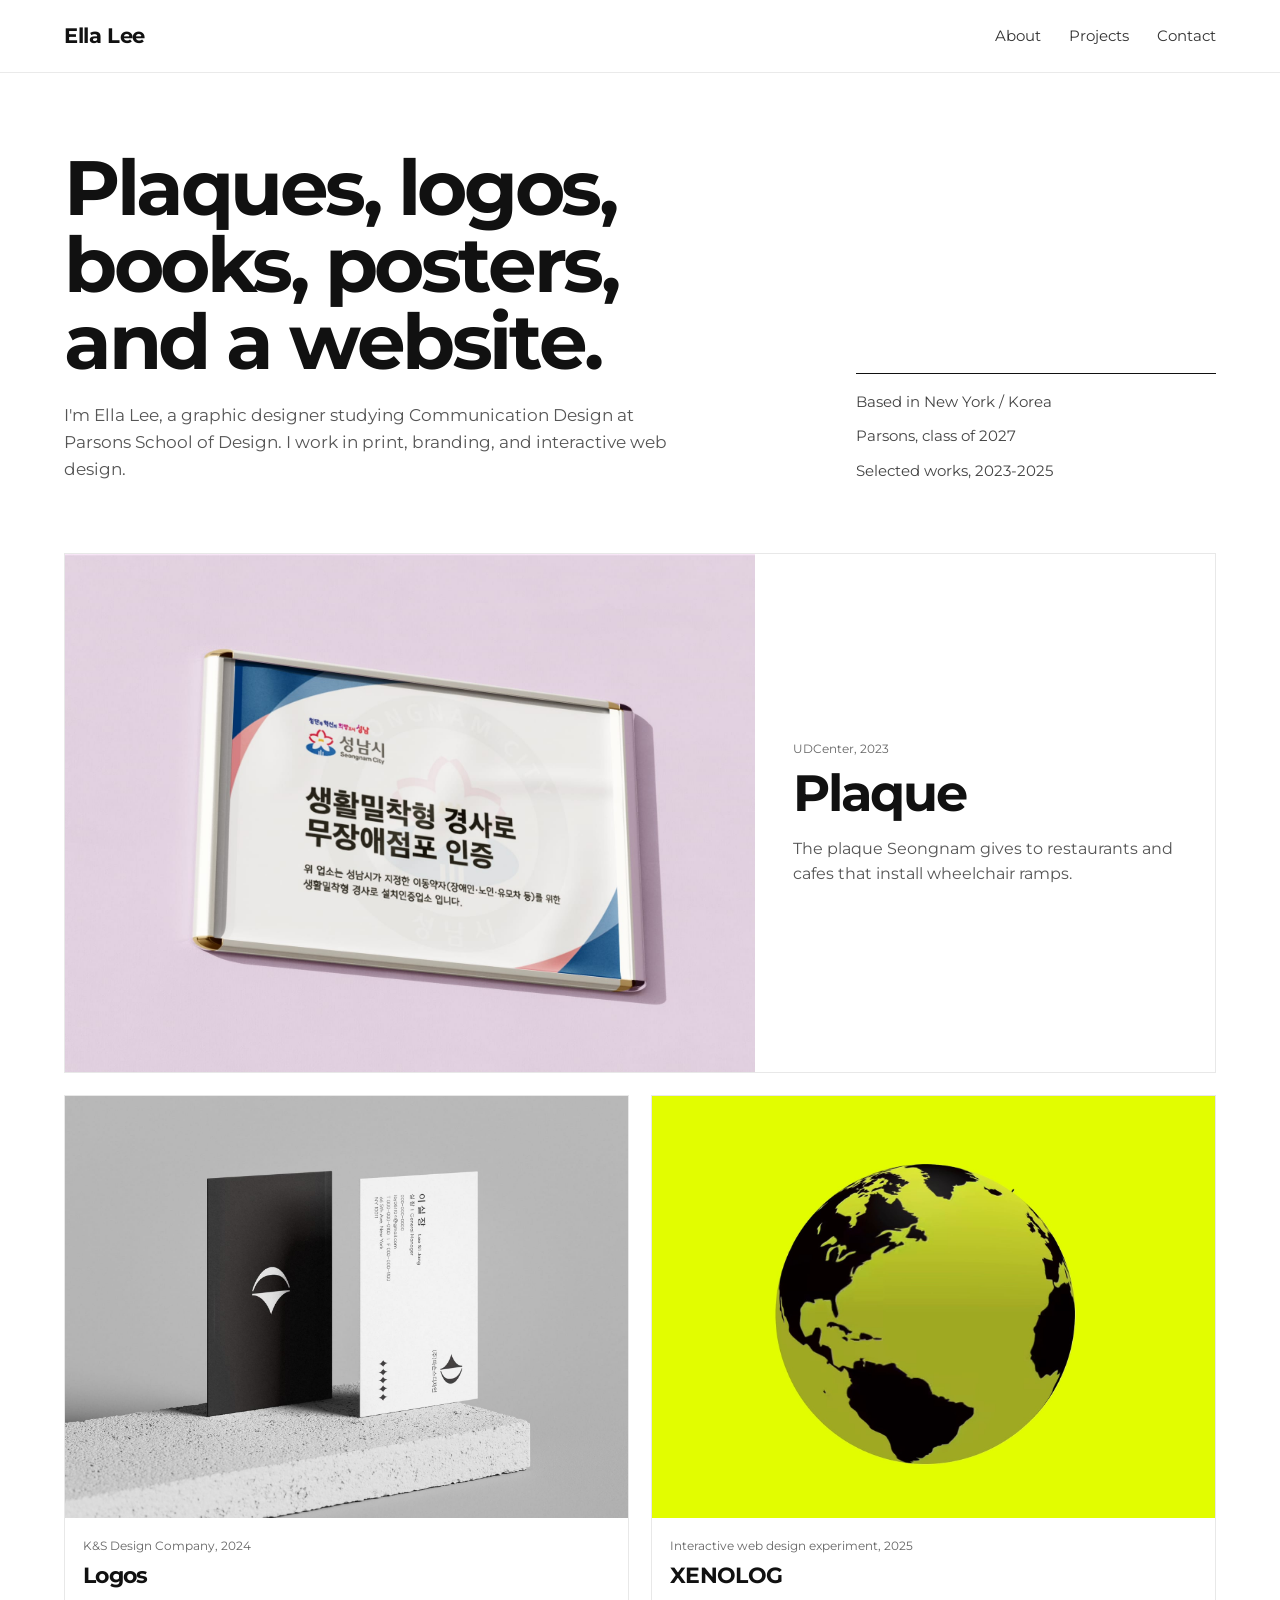
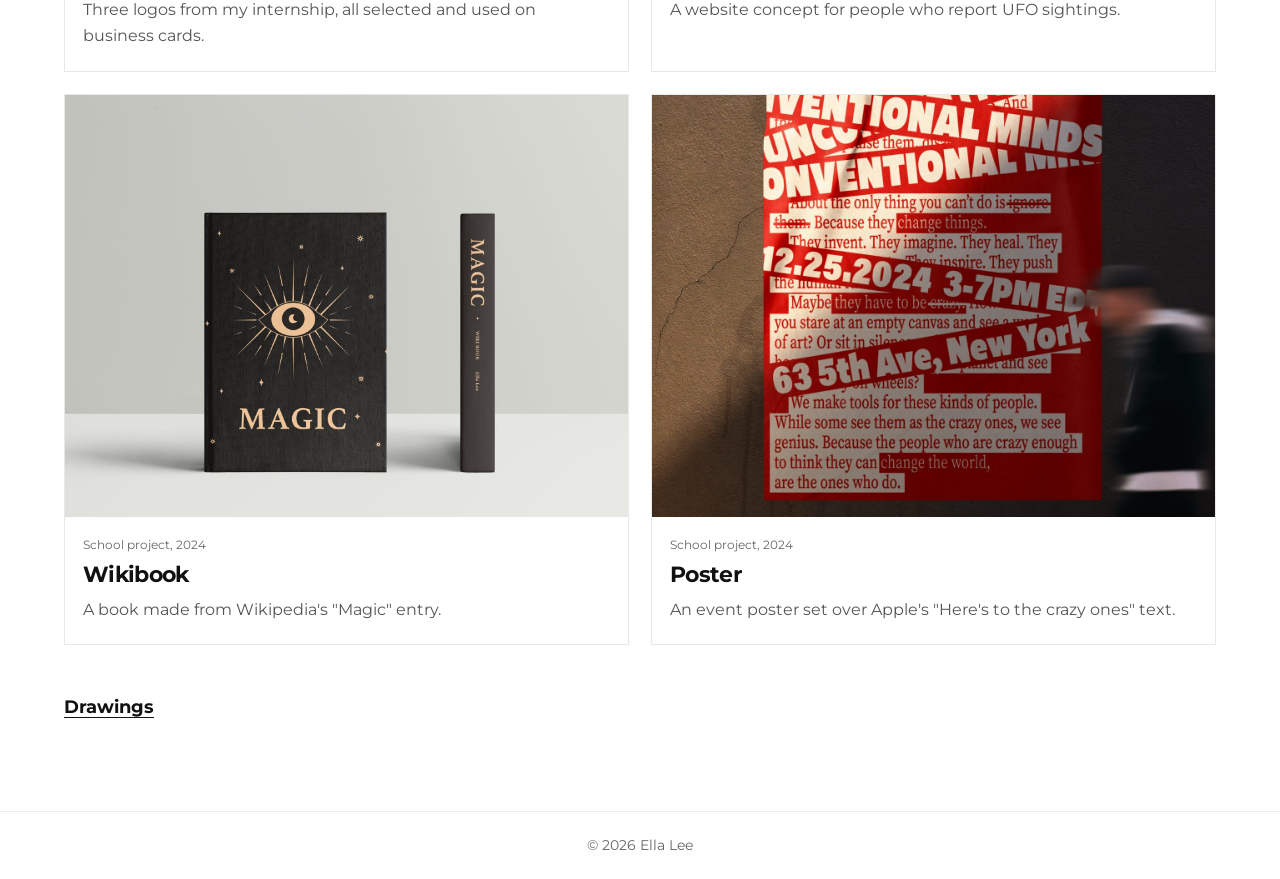
<file: index.html>
<!DOCTYPE html>
<html lang="en">
<head>
  <meta charset="UTF-8">
  <meta name="viewport" content="width=device-width, initial-scale=1">
  <title>Ella Lee, Graphic Designer</title>
  <meta name="description" content="Ella Lee is a graphic designer working in print, branding, and interactive web design, studying Communication Design at Parsons School of Design.">
  <link href="https://fonts.googleapis.com/css?family=Montserrat:400,700&display=swap" rel="stylesheet">
  <link href="style.css" rel="stylesheet">
</head>
<body>
  <nav>
    <div class="container">
      <a class="logo" href="index.html">Ella Lee</a>
      <ul>
        <li><a href="about.html">About</a></li>
        <li><a href="index.html">Projects</a></li>
        <li><a href="contact.html">Contact</a></li>
      </ul>
    </div>
  </nav>
  <main>
    <section class="hero">
      <div class="container hero-inner">
        <div>
          <h1>Plaques, logos, books, posters, and a website.</h1>
          <p>I'm Ella Lee, a graphic designer studying Communication Design at Parsons School of Design. I work in print, branding, and interactive web design.</p>
        </div>
        <div class="hero-meta">
          <div>Based in New York / Korea</div>
          <div>Parsons, class of 2027</div>
          <div>Selected works, 2023-2025</div>
        </div>
      </div>
    </section>
    <section>
      <div class="container">
        <a class="featured-card" href="Signboard.html">
          <img src="images/plaque-mockup.jpg" alt="Framed Seongnam City accessibility plaque on a wall">
          <div class="featured-content">
            <span class="category">UDCenter, 2023</span>
            <h2>Plaque</h2>
            <p>The plaque Seongnam gives to restaurants and cafes that install wheelchair ramps.</p>
          </div>
        </a>
        <div class="project-grid">
          <a class="project-card" href="logos.html">
            <img src="images/business-cards.jpg" alt="Business card mockup with the Haedam logo" loading="lazy">
            <div class="project-info">
              <span class="category">K&amp;S Design Company, 2024</span>
              <h2>Logos</h2>
              <p>Three logos from my internship, all selected and used on business cards.</p>
            </div>
          </a>
          <a class="project-card" href="xenolog.html">
            <img src="images/xenolog-card.jpg" alt="XENOLOG globe, black on bright yellow" loading="lazy">
            <div class="project-info">
              <span class="category">Interactive web design experiment, 2025</span>
              <h2>XENOLOG</h2>
              <p>A website concept for people who report UFO sightings.</p>
            </div>
          </a>
          <a class="project-card" href="book1.html">
            <img src="images/book-hero.jpg" alt="Black hardcover book titled Magic with a gold eye on the cover" loading="lazy">
            <div class="project-info">
              <span class="category">School project, 2024</span>
              <h2>Wikibook</h2>
              <p>A book made from Wikipedia's "Magic" entry.</p>
            </div>
          </a>
          <a class="project-card" href="poster1.html">
            <img src="images/poster-mockup.jpg" alt="Red and white Unconventional Minds poster on a wall" loading="lazy">
            <div class="project-info">
              <span class="category">School project, 2024</span>
              <h2>Poster</h2>
              <p>An event poster set over Apple's "Here's to the crazy ones" text.</p>
            </div>
          </a>
        </div>
        <a class="more-link" href="drawings.html">Drawings</a>
      </div>
    </section>
  </main>
  <footer>
    <div class="container">&copy; 2026 Ella Lee</div>
  </footer>
</body>
</html>
</file>
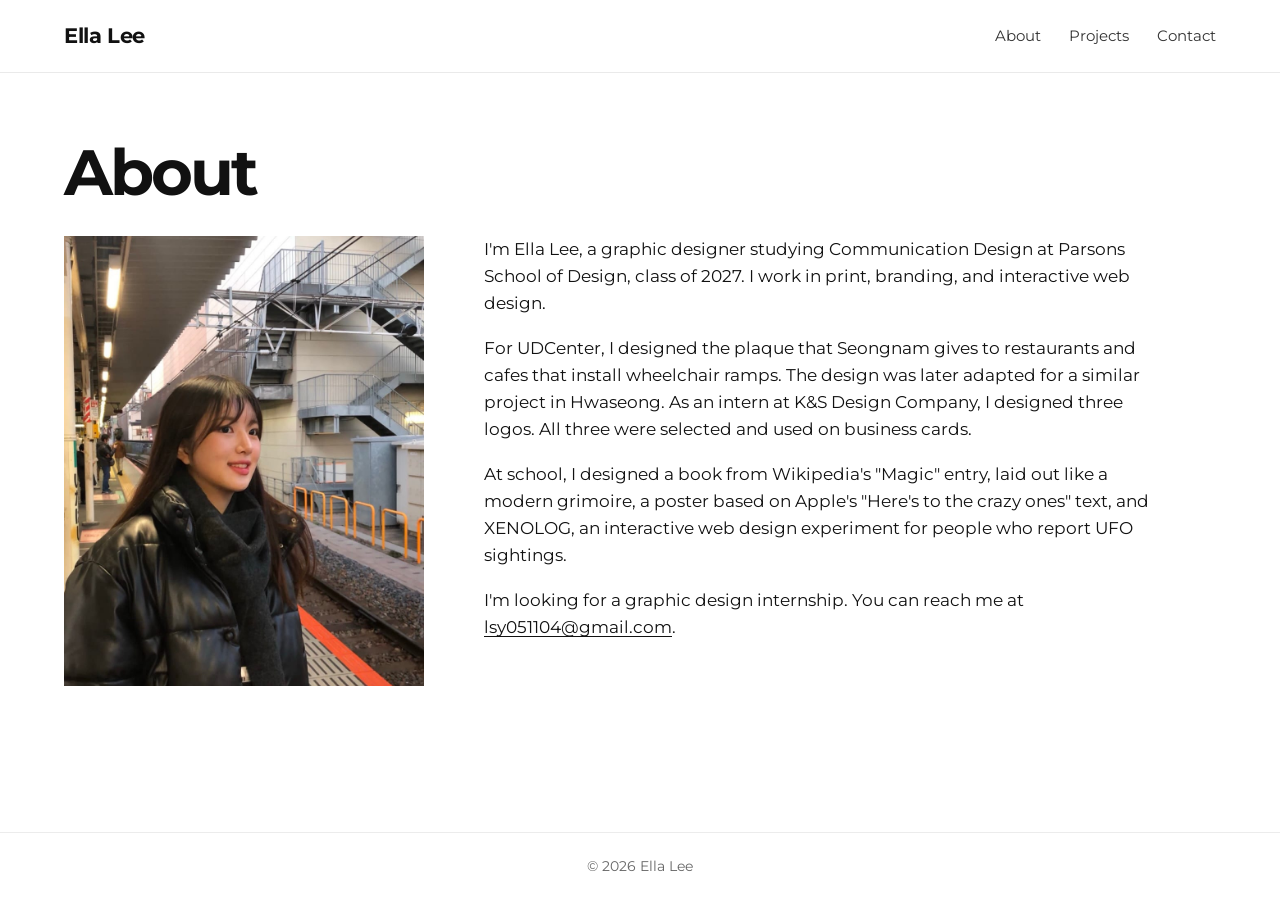
<file: about.html>
<!DOCTYPE html>
<html lang="en">
<head>
  <meta charset="UTF-8">
  <meta name="viewport" content="width=device-width, initial-scale=1">
  <title>About | Ella Lee</title>
  <meta name="description" content="About Ella Lee, graphic designer and Communication Design student at Parsons School of Design.">
  <link href="https://fonts.googleapis.com/css?family=Montserrat:400,700&display=swap" rel="stylesheet">
  <link href="style.css" rel="stylesheet">
</head>
<body>
  <nav>
    <div class="container">
      <a class="logo" href="index.html">Ella Lee</a>
      <ul>
        <li><a href="about.html">About</a></li>
        <li><a href="index.html">Projects</a></li>
        <li><a href="contact.html">Contact</a></li>
      </ul>
    </div>
  </nav>
  <main>
    <section class="page">
      <div class="container">
        <h1>About</h1>
        <div class="about">
          <img src="images/profile.jpg" alt="Ella Lee on a train platform">
          <div class="bio">
            <p>I'm Ella Lee, a graphic designer studying Communication Design at Parsons School of Design, class of 2027. I work in print, branding, and interactive web design.</p>
            <p>For UDCenter, I designed the plaque that Seongnam gives to restaurants and cafes that install wheelchair ramps. The design was later adapted for a similar project in Hwaseong. As an intern at K&amp;S Design Company, I designed three logos. All three were selected and used on business cards.</p>
            <p>At school, I designed a book from Wikipedia's "Magic" entry, laid out like a modern grimoire, a poster based on Apple's "Here's to the crazy ones" text, and XENOLOG, an interactive web design experiment for people who report UFO sightings.</p>
            <p>I'm looking for a graphic design internship. You can reach me at <a class="text-link" href="mailto:lsy051104@gmail.com">lsy051104@gmail.com</a>.</p>
          </div>
        </div>
      </div>
    </section>
  </main>
  <footer>
    <div class="container">&copy; 2026 Ella Lee</div>
  </footer>
</body>
</html>
</file>
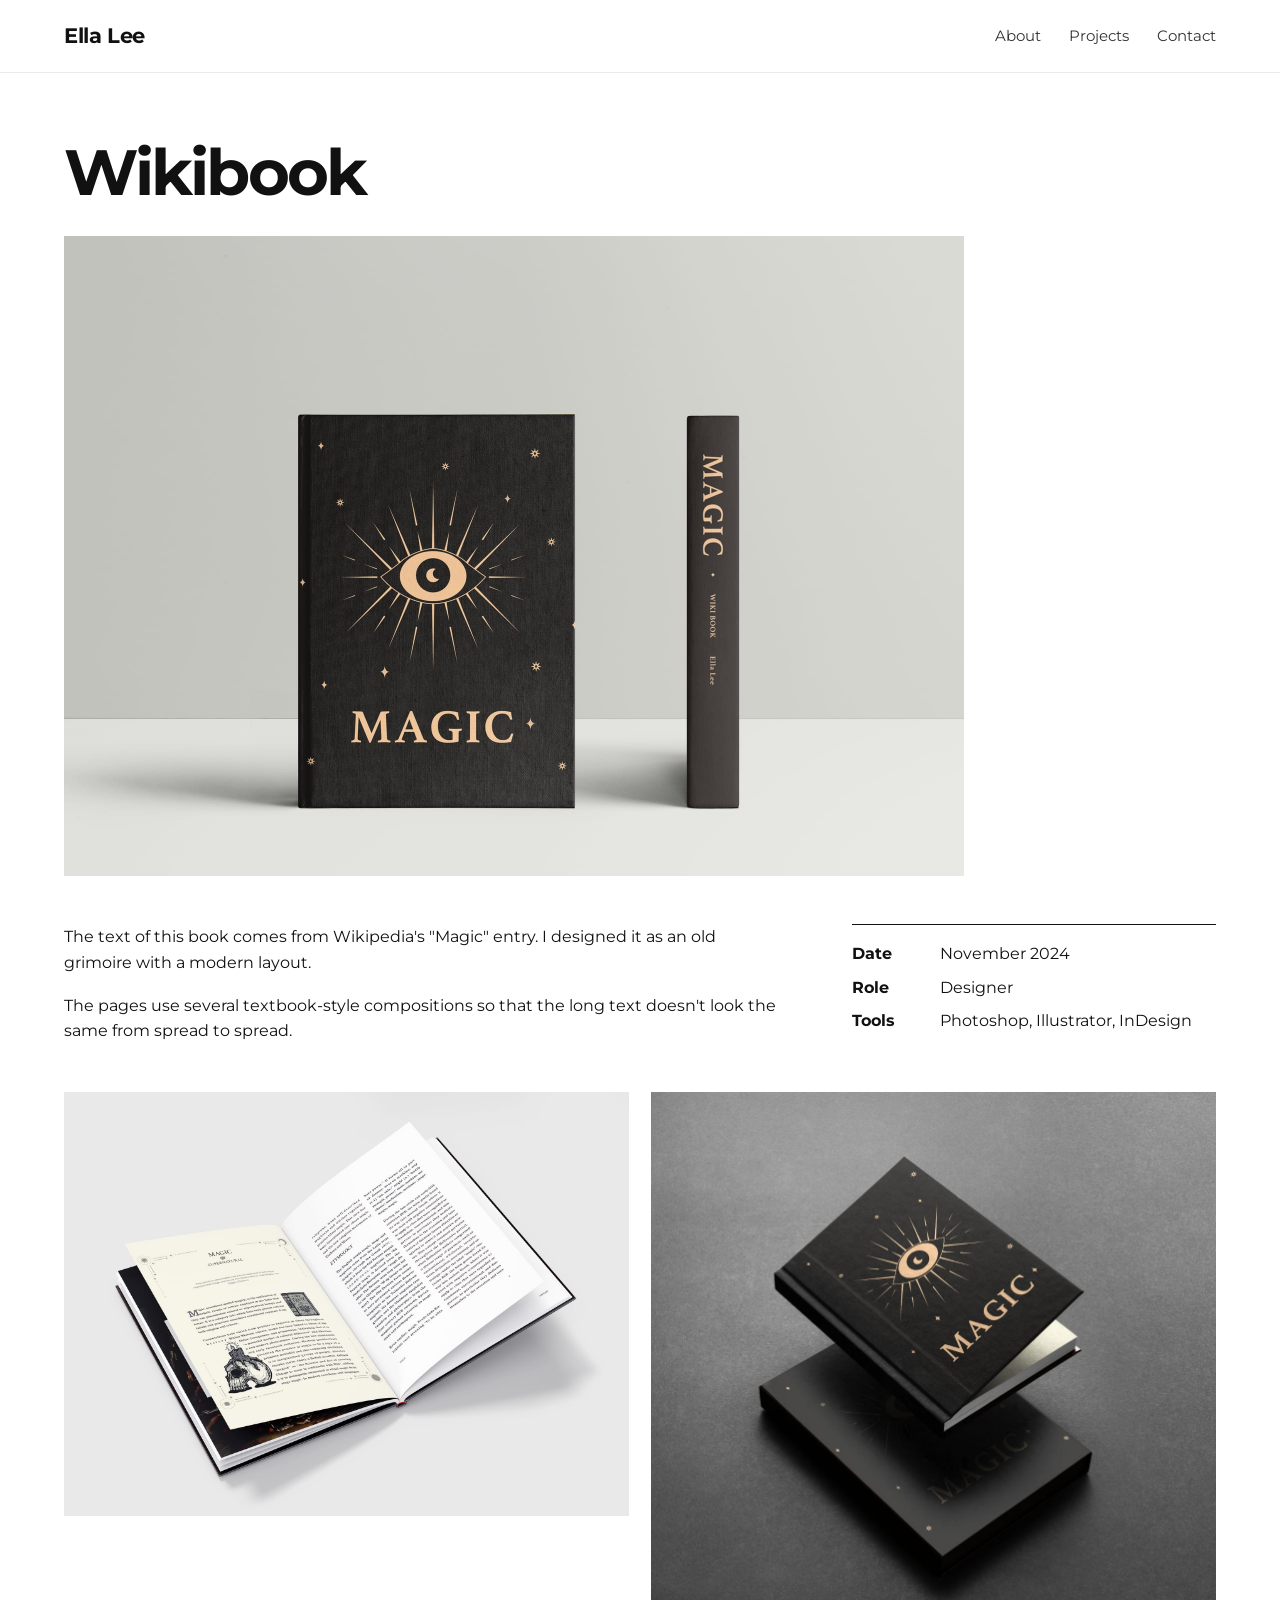
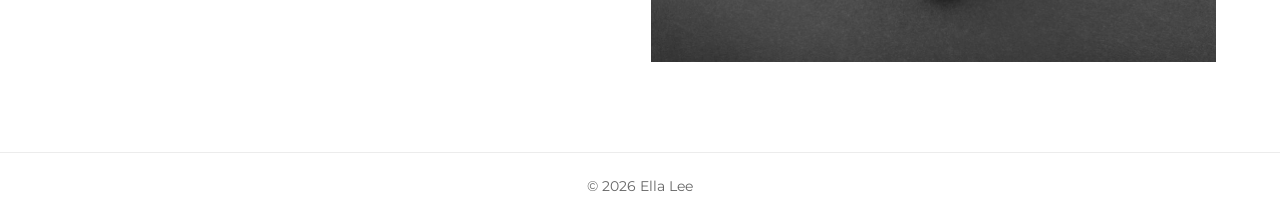
<file: book1.html>
<!DOCTYPE html>
<html lang="en">
<head>
  <meta charset="UTF-8">
  <meta name="viewport" content="width=device-width, initial-scale=1">
  <title>Wikibook | Ella Lee</title>
  <meta name="description" content="Book design by Ella Lee based on the Wikipedia entry for Magic.">
  <link href="https://fonts.googleapis.com/css?family=Montserrat:400,700&display=swap" rel="stylesheet">
  <link href="style.css" rel="stylesheet">
</head>
<body>
  <nav>
    <div class="container">
      <a class="logo" href="index.html">Ella Lee</a>
      <ul>
        <li><a href="about.html">About</a></li>
        <li><a href="index.html">Projects</a></li>
        <li><a href="contact.html">Contact</a></li>
      </ul>
    </div>
  </nav>
  <main>
    <article class="page">
      <div class="container">
        <h1>Wikibook</h1>
        <img class="narrow" src="images/book-hero.jpg" alt="Front cover and spine of the Magic book">
        <div class="project-body">
          <div>
            <p>The text of this book comes from Wikipedia's "Magic" entry. I designed it as an old grimoire with a modern layout.</p>
            <p>The pages use several textbook-style compositions so that the long text doesn't look the same from spread to spread.</p>
          </div>
          <dl class="details">
            <dt>Date</dt><dd>November 2024</dd>
            <dt>Role</dt><dd>Designer</dd>
            <dt>Tools</dt><dd>Photoshop, Illustrator, InDesign</dd>
          </dl>
        </div>
        <div class="gallery two">
          <img src="images/book-spread.jpg" alt="Open spread of the Magic book with engraved illustrations">
          <img src="images/book-cover.jpg" alt="Magic book cover seen from an angle">
        </div>
      </div>
    </article>
  </main>
  <footer>
    <div class="container">&copy; 2026 Ella Lee</div>
  </footer>
</body>
</html>
</file>
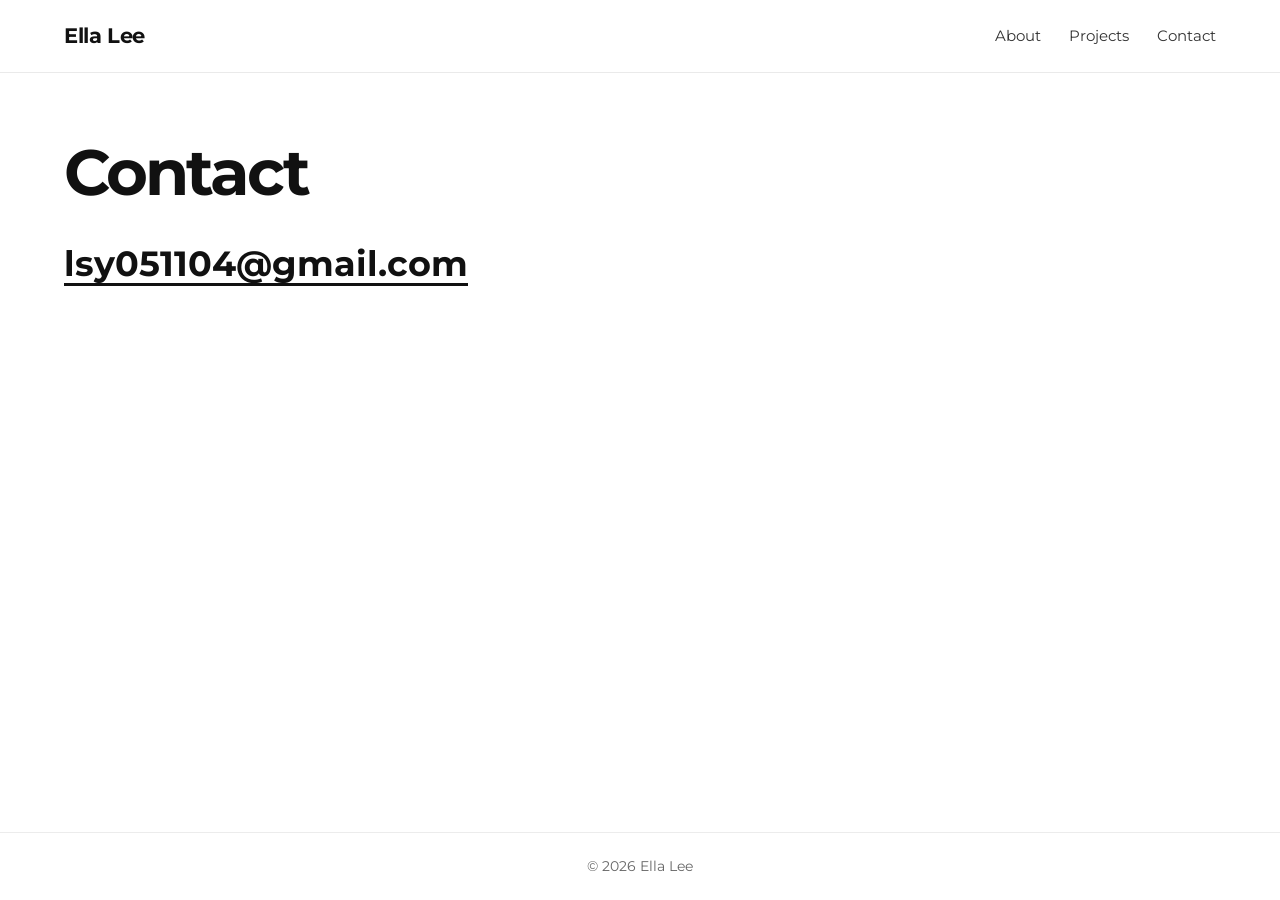
<file: contact.html>
<!DOCTYPE html>
<html lang="en">
<head>
  <meta charset="UTF-8">
  <meta name="viewport" content="width=device-width, initial-scale=1">
  <title>Contact | Ella Lee</title>
  <meta name="description" content="Contact Ella Lee, graphic designer.">
  <link href="https://fonts.googleapis.com/css?family=Montserrat:400,700&display=swap" rel="stylesheet">
  <link href="style.css" rel="stylesheet">
</head>
<body>
  <nav>
    <div class="container">
      <a class="logo" href="index.html">Ella Lee</a>
      <ul>
        <li><a href="about.html">About</a></li>
        <li><a href="index.html">Projects</a></li>
        <li><a href="contact.html">Contact</a></li>
      </ul>
    </div>
  </nav>
  <main>
    <section class="page">
      <div class="container">
        <h1>Contact</h1>
        <p><a class="text-link email" href="mailto:lsy051104@gmail.com">lsy051104@gmail.com</a></p>
      </div>
    </section>
  </main>
  <footer>
    <div class="container">&copy; 2026 Ella Lee</div>
  </footer>
</body>
</html>
</file>
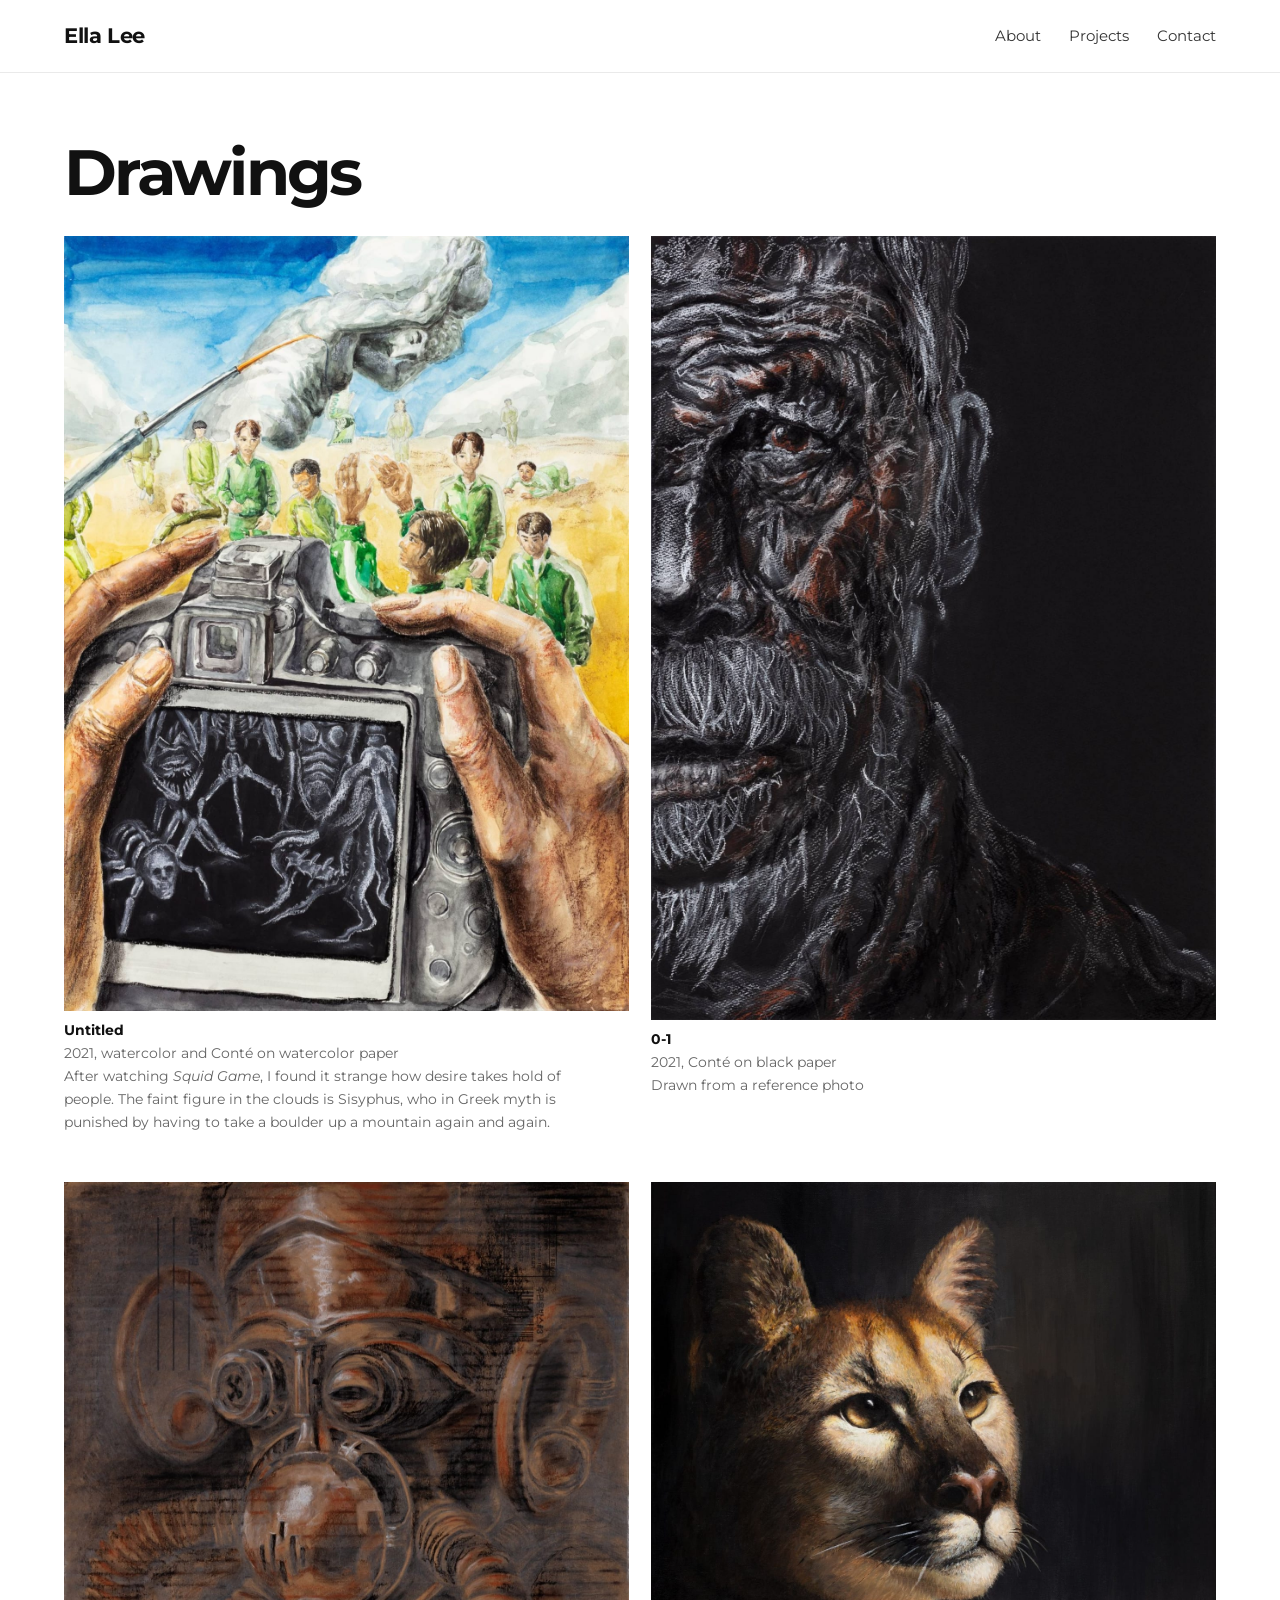
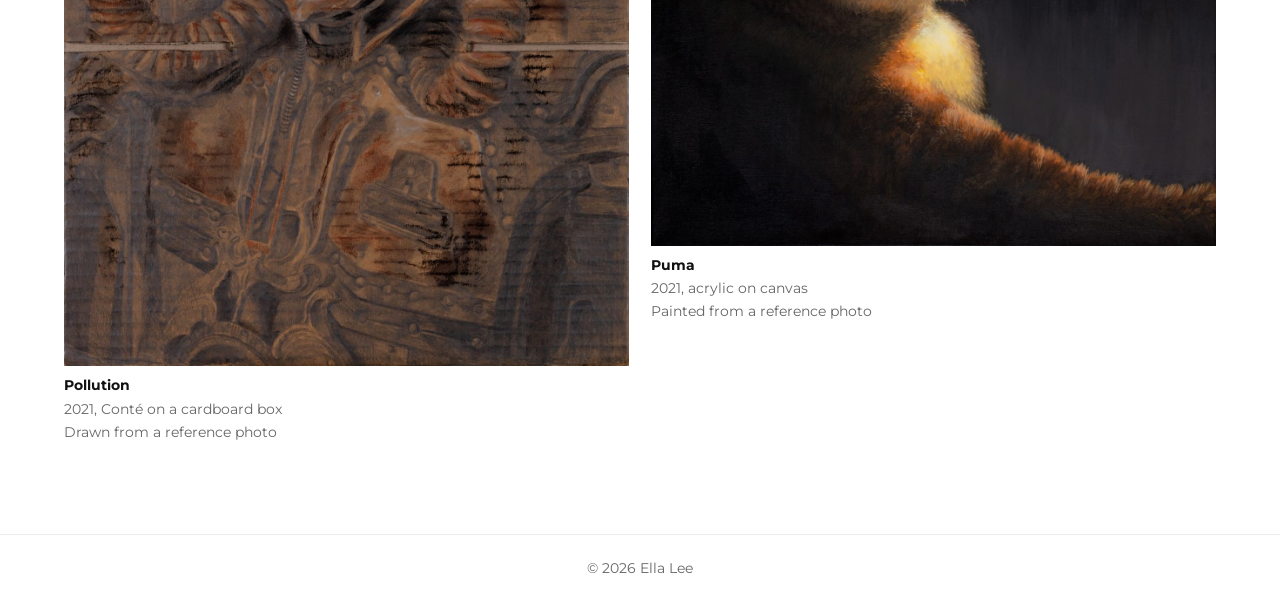
<file: drawings.html>
<!DOCTYPE html>
<html lang="en">
<head>
  <meta charset="UTF-8">
  <meta name="viewport" content="width=device-width, initial-scale=1">
  <title>Drawings | Ella Lee</title>
  <meta name="description" content="Drawings and paintings by Ella Lee.">
  <link href="https://fonts.googleapis.com/css?family=Montserrat:400,700&display=swap" rel="stylesheet">
  <link href="style.css" rel="stylesheet">
</head>
<body>
  <nav>
    <div class="container">
      <a class="logo" href="index.html">Ella Lee</a>
      <ul>
        <li><a href="about.html">About</a></li>
        <li><a href="index.html">Projects</a></li>
        <li><a href="contact.html">Contact</a></li>
      </ul>
    </div>
  </nav>
  <main>
    <article class="page">
      <div class="container">
        <h1>Drawings</h1>
        <div class="gallery two drawings">
          <figure>
            <img src="images/drawing-camera.jpg" alt="Hands holding a camera in front of people in green tracksuits, with a pale stone figure in the sky">
            <figcaption><strong>Untitled</strong><br>2021, watercolor and Conté on watercolor paper<br>After watching <em>Squid Game</em>, I found it strange how desire takes hold of people. The faint figure in the clouds is Sisyphus, who in Greek myth is punished by having to take a boulder up a mountain again and again.</figcaption>
          </figure>
          <figure>
            <img src="images/drawing-portrait.jpg" alt="Half of an old face drawn in white and red on black">
            <figcaption><strong>0-1</strong><br>2021, Conté on black paper<br>Drawn from a reference photo</figcaption>
          </figure>
          <figure>
            <img src="images/drawing-pollution.jpg" alt="Figure in a mechanical mask with tubes, drawn on a cardboard box">
            <figcaption><strong>Pollution</strong><br>2021, Conté on a cardboard box<br>Drawn from a reference photo</figcaption>
          </figure>
          <figure>
            <img src="images/drawing-puma.jpg" alt="Puma looking up, lit from one side">
            <figcaption><strong>Puma</strong><br>2021, acrylic on canvas<br>Painted from a reference photo</figcaption>
          </figure>
        </div>
      </div>
    </article>
  </main>
  <footer>
    <div class="container">&copy; 2026 Ella Lee</div>
  </footer>
</body>
</html>
</file>
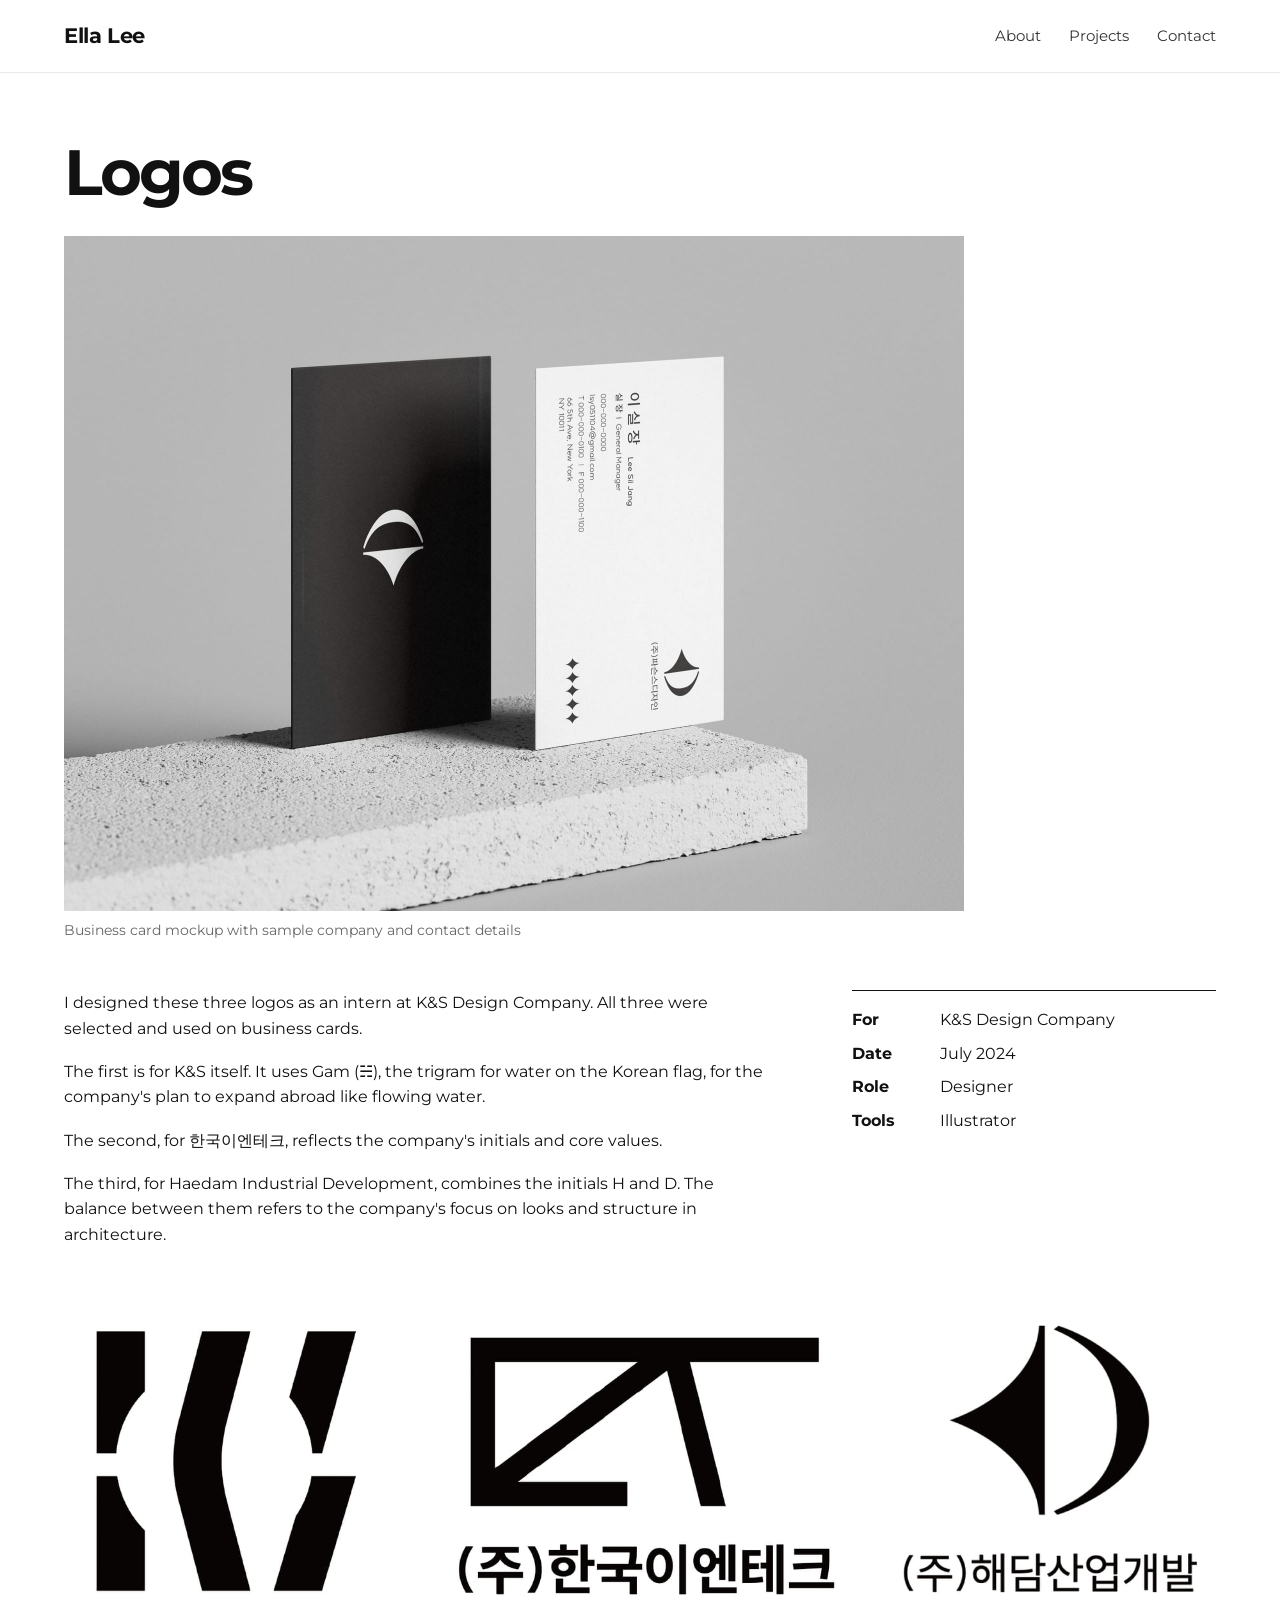
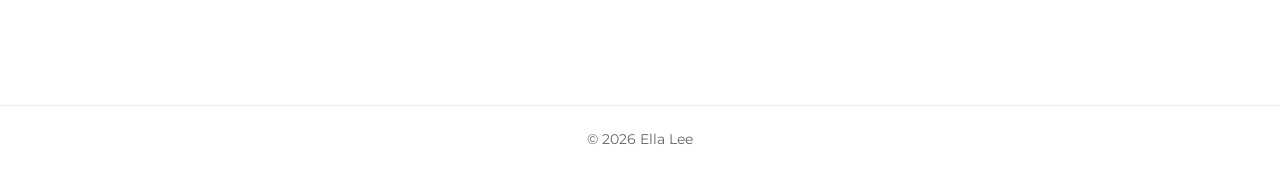
<file: logos.html>
<!DOCTYPE html>
<html lang="en">
<head>
  <meta charset="UTF-8">
  <meta name="viewport" content="width=device-width, initial-scale=1">
  <title>Logos | Ella Lee</title>
  <meta name="description" content="Three logos designed by Ella Lee as an intern at K&amp;S Design Company.">
  <link href="https://fonts.googleapis.com/css?family=Montserrat:400,700&display=swap" rel="stylesheet">
  <link href="style.css" rel="stylesheet">
</head>
<body>
  <nav>
    <div class="container">
      <a class="logo" href="index.html">Ella Lee</a>
      <ul>
        <li><a href="about.html">About</a></li>
        <li><a href="index.html">Projects</a></li>
        <li><a href="contact.html">Contact</a></li>
      </ul>
    </div>
  </nav>
  <main>
    <article class="page">
      <div class="container">
        <h1>Logos</h1>
        <figure><img class="narrow" src="images/business-cards.jpg" alt="Business card mockup with the Haedam logo"><figcaption>Business card mockup with sample company and contact details</figcaption></figure>
        <div class="project-body">
          <div>
            <p>I designed these three logos as an intern at K&amp;S Design Company. All three were selected and used on business cards.</p>
            <p>The first is for K&amp;S itself. It uses Gam (☵), the trigram for water on the Korean flag, for the company's plan to expand abroad like flowing water.</p>
            <p>The second, for <span lang="ko">한국이엔테크</span>, reflects the company's initials and core values.</p>
            <p>The third, for Haedam Industrial Development, combines the initials H and D. The balance between them refers to the company's focus on looks and structure in architecture.</p>
          </div>
          <dl class="details">
            <dt>For</dt><dd>K&amp;S Design Company</dd>
            <dt>Date</dt><dd>July 2024</dd>
            <dt>Role</dt><dd>Designer</dd>
            <dt>Tools</dt><dd>Illustrator</dd>
          </dl>
        </div>
        <img src="images/logos.jpg" alt="Three black logos: K&amp;S Design Company, 한국이엔테크, and Haedam Industrial Development">
      </div>
    </article>
  </main>
  <footer>
    <div class="container">&copy; 2026 Ella Lee</div>
  </footer>
</body>
</html>
</file>
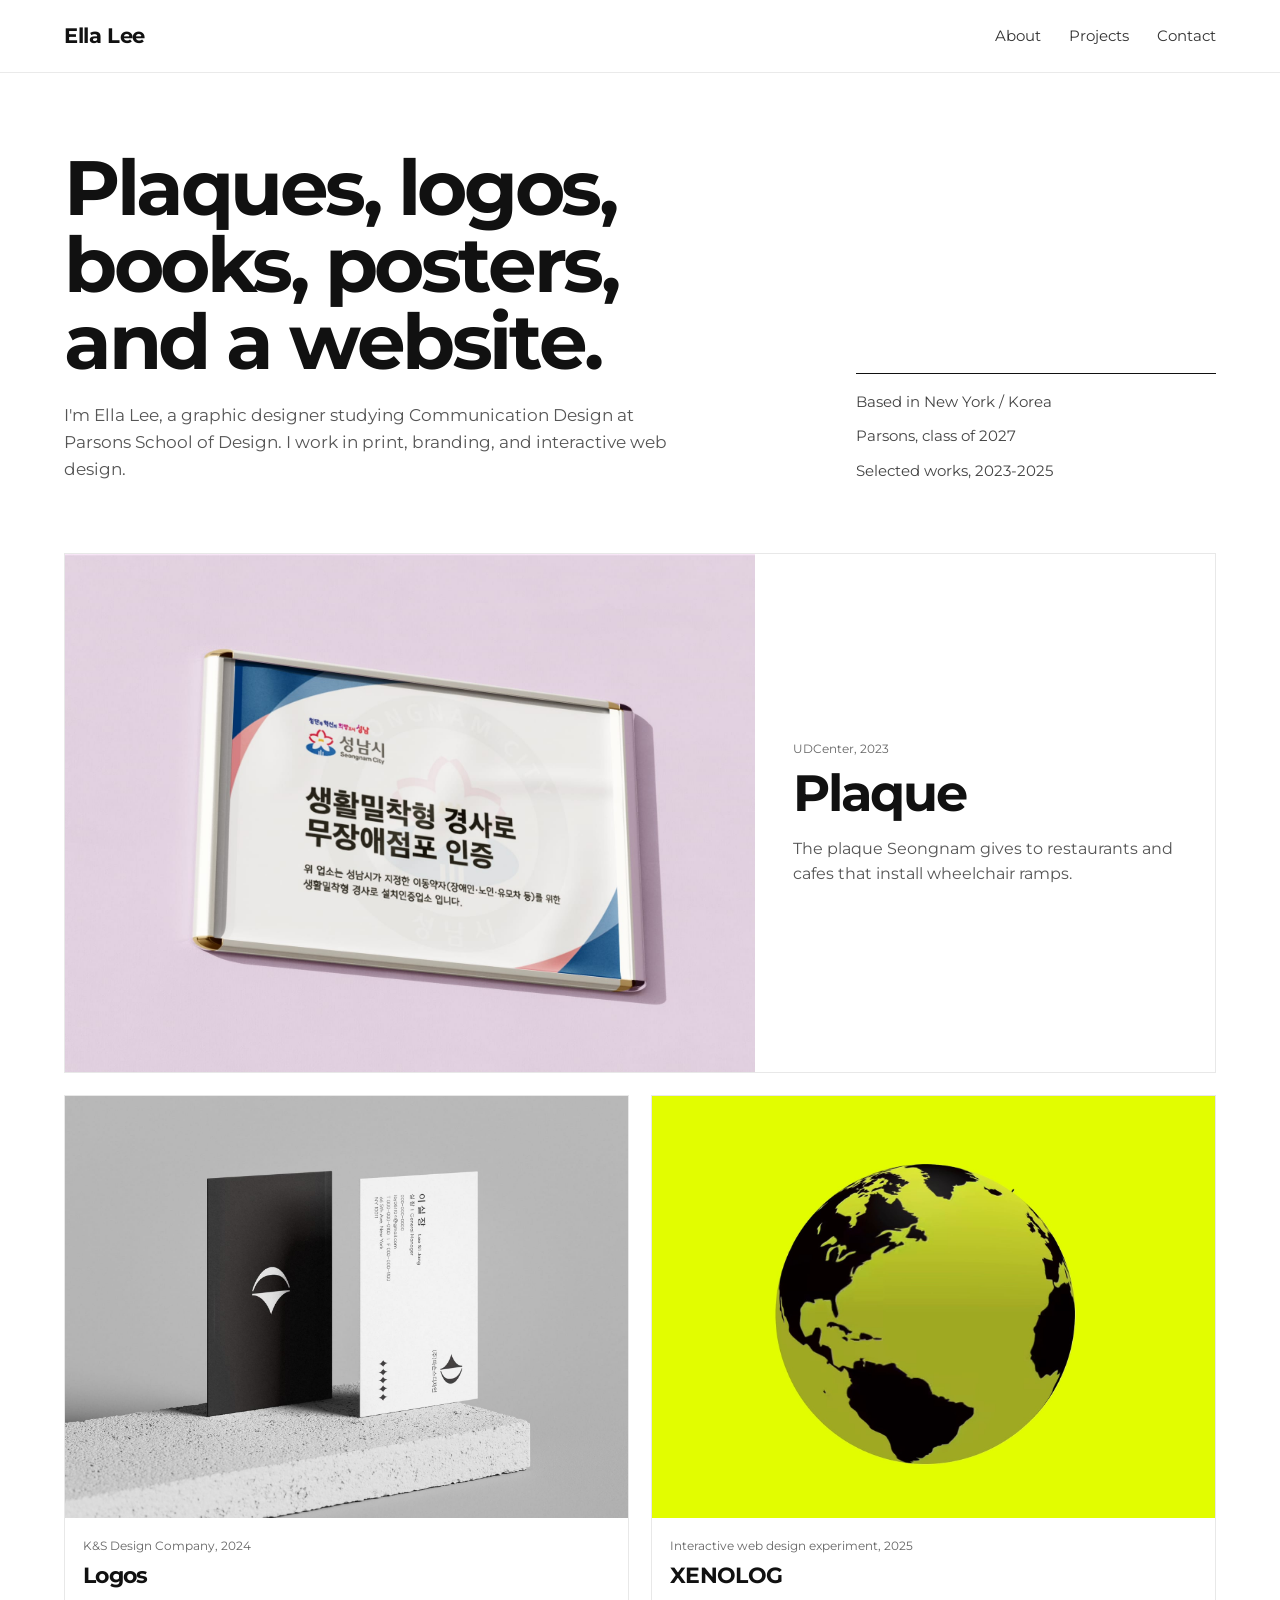
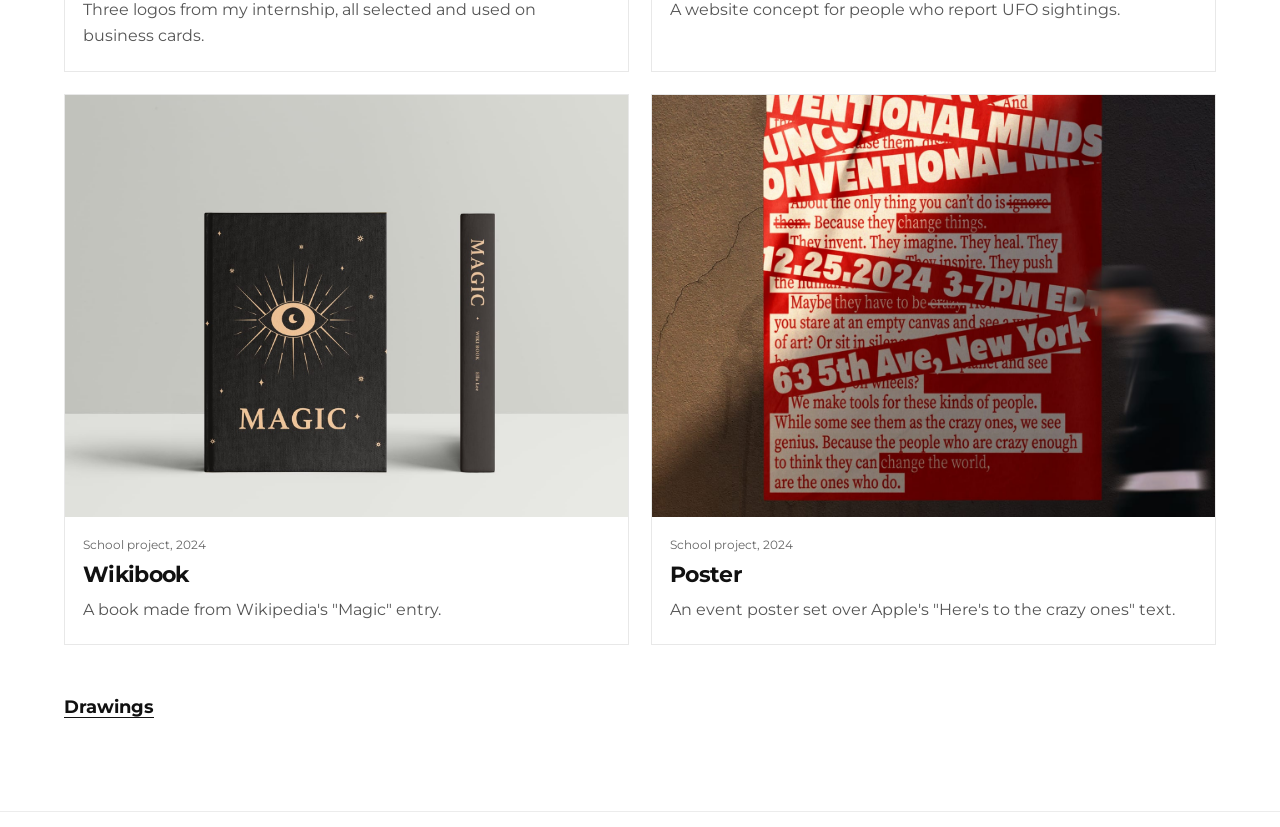
<file: portfolio.html>
<!DOCTYPE html>
<html lang="en">
<head>
  <meta charset="UTF-8">
  <meta name="viewport" content="width=device-width, initial-scale=1">
  <title>Ella Lee</title>
  <meta http-equiv="refresh" content="0; url=index.html">
  <link rel="canonical" href="https://ella-space.com/">
</head>
<body><a href="index.html">Go to Ella Lee's projects</a></body>
</html>
</file>
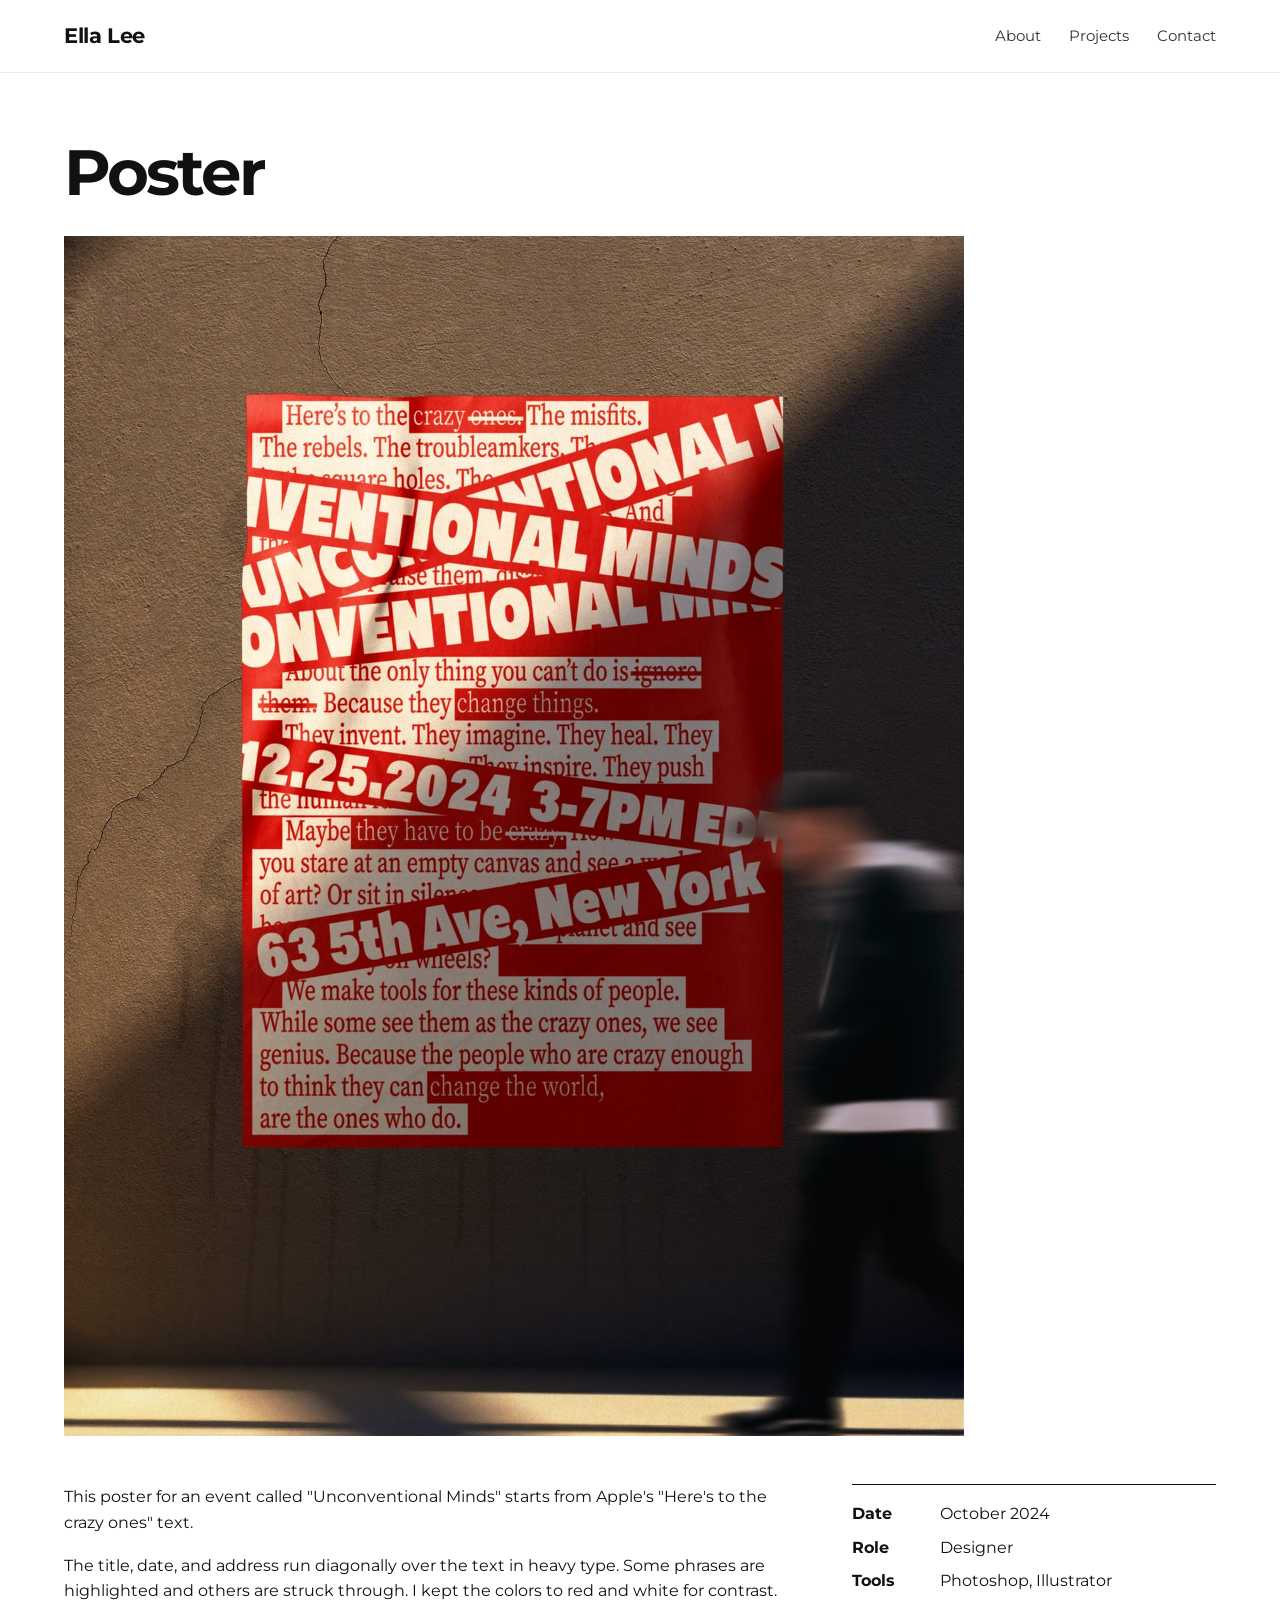
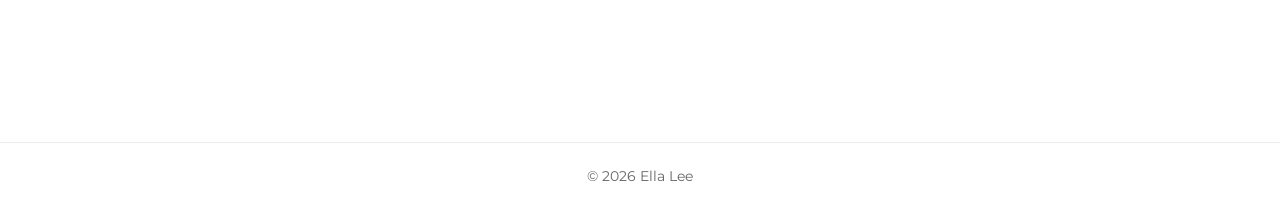
<file: poster1.html>
<!DOCTYPE html>
<html lang="en">
<head>
  <meta charset="UTF-8">
  <meta name="viewport" content="width=device-width, initial-scale=1">
  <title>Poster | Ella Lee</title>
  <meta name="description" content="Unconventional Minds event poster by Ella Lee.">
  <link href="https://fonts.googleapis.com/css?family=Montserrat:400,700&display=swap" rel="stylesheet">
  <link href="style.css" rel="stylesheet">
</head>
<body>
  <nav>
    <div class="container">
      <a class="logo" href="index.html">Ella Lee</a>
      <ul>
        <li><a href="about.html">About</a></li>
        <li><a href="index.html">Projects</a></li>
        <li><a href="contact.html">Contact</a></li>
      </ul>
    </div>
  </nav>
  <main>
    <article class="page">
      <div class="container">
        <h1>Poster</h1>
        <img class="narrow" src="images/poster-mockup.jpg" alt="Red and white Unconventional Minds poster on a wall">
        <div class="project-body">
          <div>
            <p>This poster for an event called "Unconventional Minds" starts from Apple's "Here's to the crazy ones" text.</p>
            <p>The title, date, and address run diagonally over the text in heavy type. Some phrases are highlighted and others are struck through. I kept the colors to red and white for contrast.</p>
          </div>
          <dl class="details">
            <dt>Date</dt><dd>October 2024</dd>
            <dt>Role</dt><dd>Designer</dd>
            <dt>Tools</dt><dd>Photoshop, Illustrator</dd>
          </dl>
        </div>
        
      </div>
    </article>
  </main>
  <footer>
    <div class="container">&copy; 2026 Ella Lee</div>
  </footer>
</body>
</html>
</file>
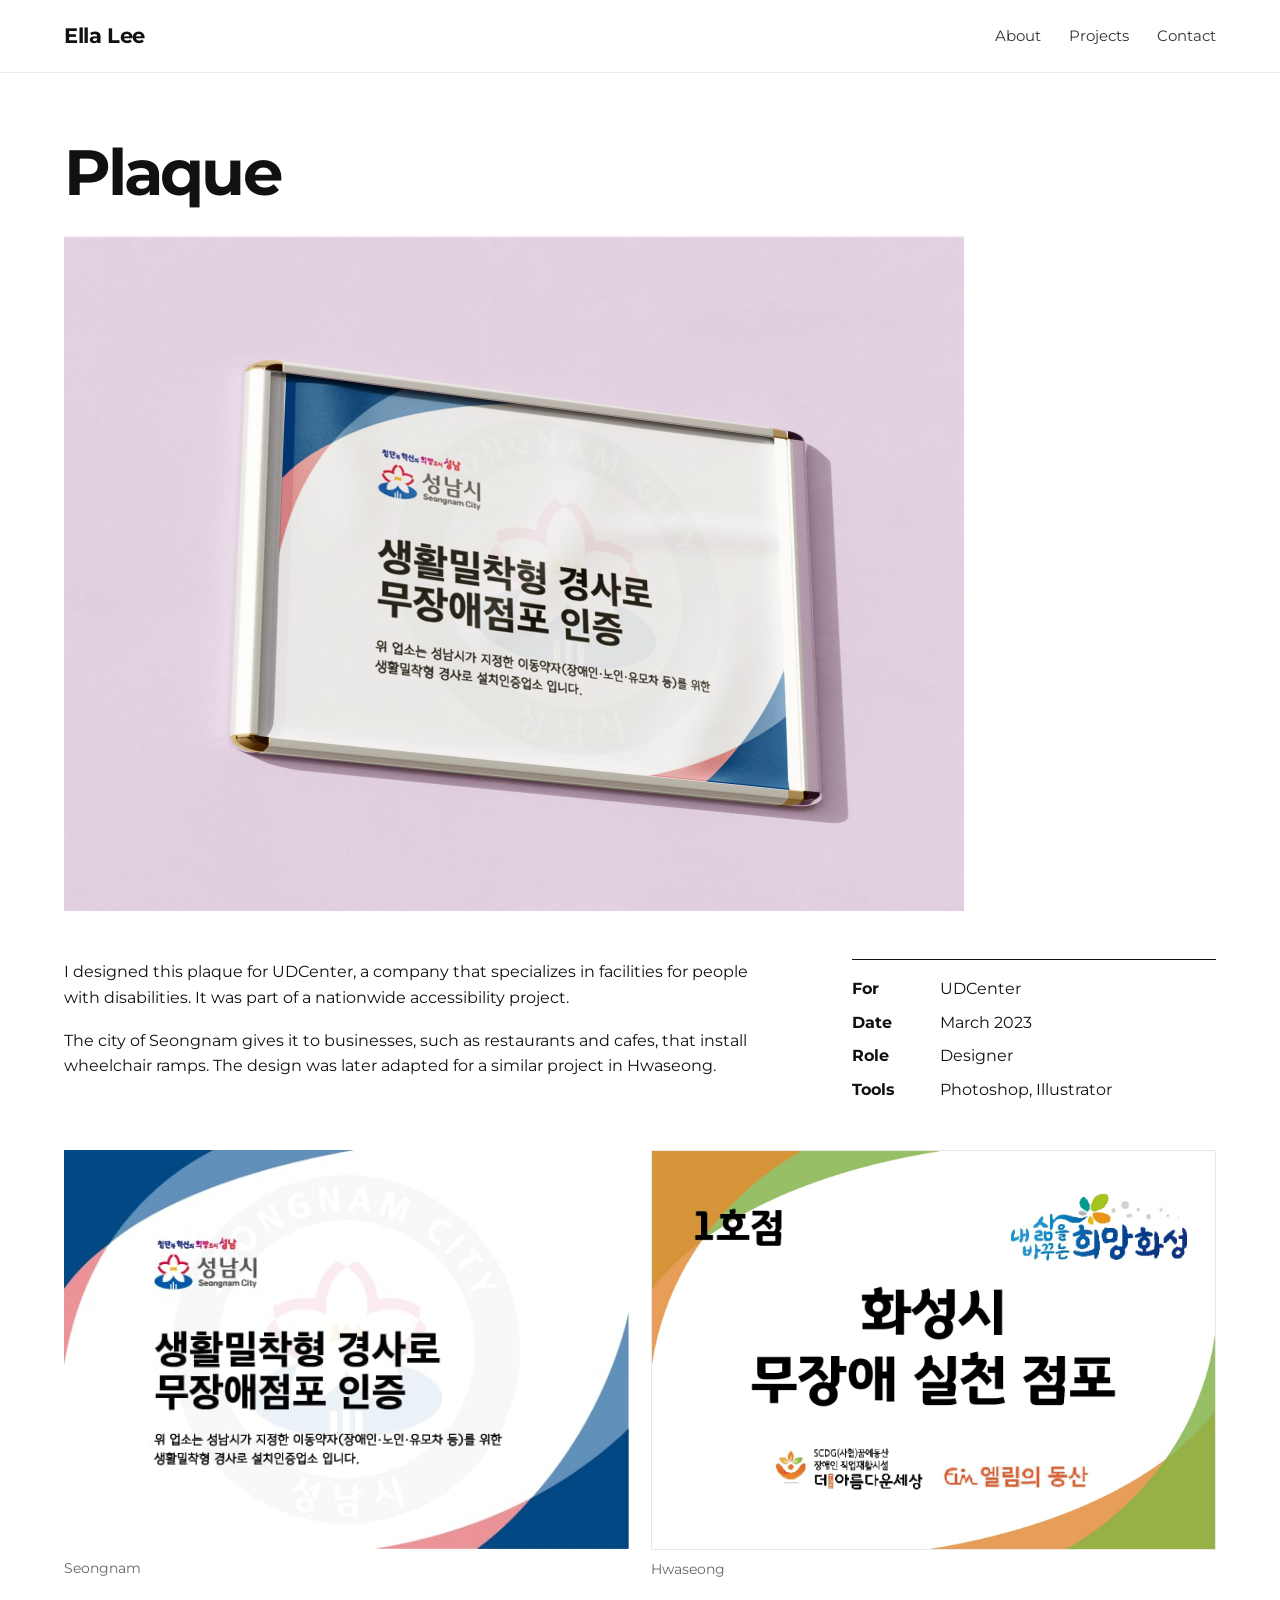
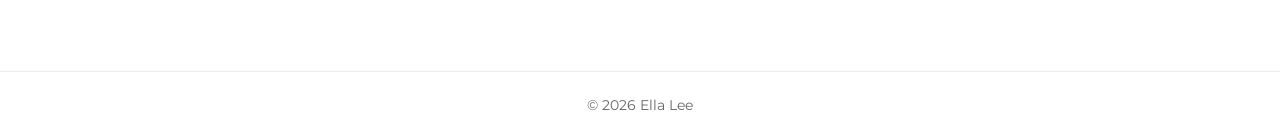
<file: Signboard.html>
<!DOCTYPE html>
<html lang="en">
<head>
  <meta charset="UTF-8">
  <meta name="viewport" content="width=device-width, initial-scale=1">
  <title>Plaque | Ella Lee</title>
  <meta name="description" content="Accessibility certification plaque designed for UDCenter and distributed in Seongnam.">
  <link href="https://fonts.googleapis.com/css?family=Montserrat:400,700&display=swap" rel="stylesheet">
  <link href="style.css" rel="stylesheet">
</head>
<body>
  <nav>
    <div class="container">
      <a class="logo" href="index.html">Ella Lee</a>
      <ul>
        <li><a href="about.html">About</a></li>
        <li><a href="index.html">Projects</a></li>
        <li><a href="contact.html">Contact</a></li>
      </ul>
    </div>
  </nav>
  <main>
    <article class="page">
      <div class="container">
        <h1>Plaque</h1>
        <img class="narrow" src="images/plaque-mockup.jpg" alt="Framed Seongnam City accessibility plaque on a wall">
        <div class="project-body">
          <div>
            <p>I designed this plaque for UDCenter, a company that specializes in facilities for people with disabilities. It was part of a nationwide accessibility project.</p>
            <p>The city of Seongnam gives it to businesses, such as restaurants and cafes, that install wheelchair ramps. The design was later adapted for a similar project in Hwaseong.</p>
          </div>
          <dl class="details">
            <dt>For</dt><dd>UDCenter</dd>
            <dt>Date</dt><dd>March 2023</dd>
            <dt>Role</dt><dd>Designer</dd>
            <dt>Tools</dt><dd>Photoshop, Illustrator</dd>
          </dl>
        </div>
        <div class="gallery two">
          <figure><img src="images/plaque-1.jpg" alt="Seongnam plaque certifying a barrier-free store with a ramp"><figcaption>Seongnam</figcaption></figure>
          <figure><img class="framed" src="images/plaque-2.jpg" alt="Hwaseong plaque for a barrier-free store"><figcaption>Hwaseong</figcaption></figure>
        </div>
      </div>
    </article>
  </main>
  <footer>
    <div class="container">&copy; 2026 Ella Lee</div>
  </footer>
</body>
</html>
</file>
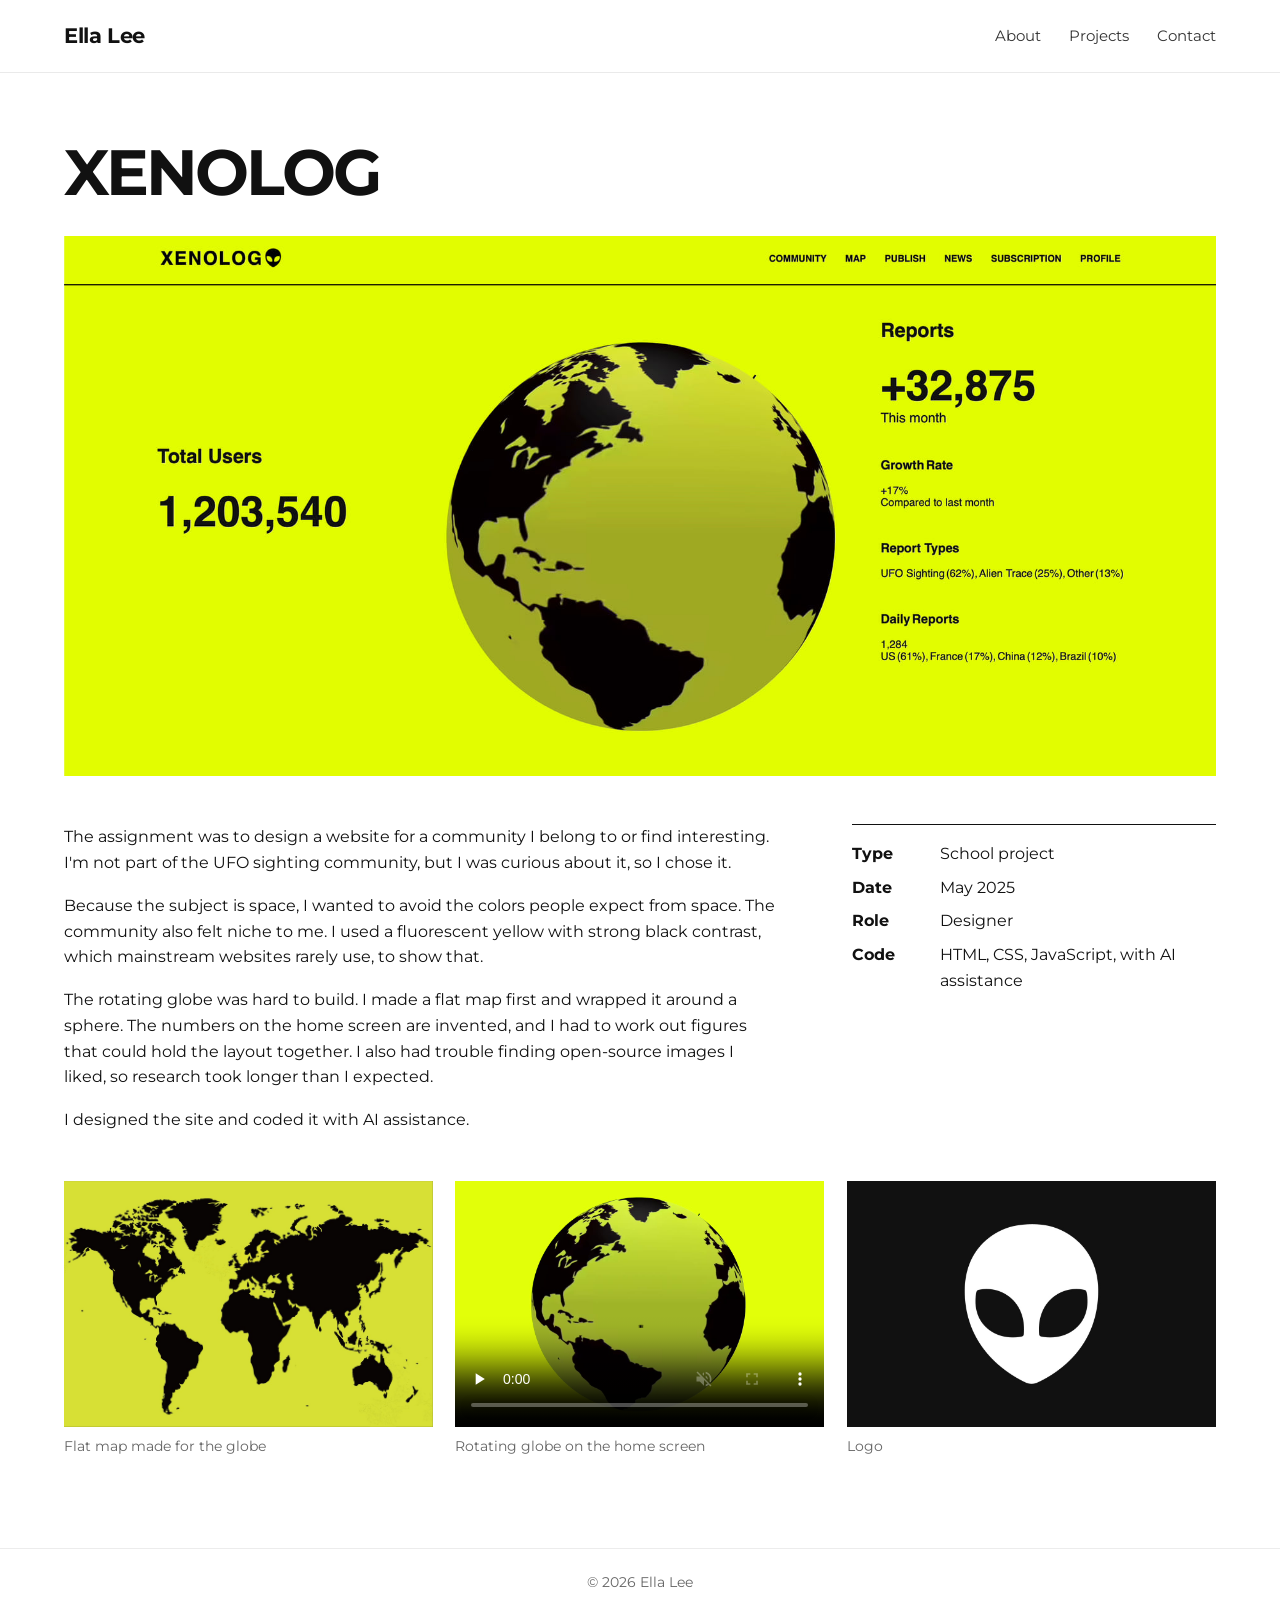
<file: xenolog.html>
<!DOCTYPE html>
<html lang="en">
<head>
  <meta charset="UTF-8">
  <meta name="viewport" content="width=device-width, initial-scale=1">
  <title>XENOLOG | Ella Lee</title>
  <meta name="description" content="XENOLOG, an interactive web design experiment by Ella Lee.">
  <link href="https://fonts.googleapis.com/css?family=Montserrat:400,700&display=swap" rel="stylesheet">
  <link href="style.css" rel="stylesheet">
</head>
<body>
  <nav>
    <div class="container">
      <a class="logo" href="index.html">Ella Lee</a>
      <ul>
        <li><a href="about.html">About</a></li>
        <li><a href="index.html">Projects</a></li>
        <li><a href="contact.html">Contact</a></li>
      </ul>
    </div>
  </nav>
  <main>
    <article class="page">
      <div class="container">
        <h1>XENOLOG</h1>
        <img src="images/xenolog-home-black.jpg" alt="XENOLOG home screen with a black globe on bright yellow">
        <div class="project-body">
          <div>
            <p>The assignment was to design a website for a community I belong to or find interesting. I'm not part of the UFO sighting community, but I was curious about it, so I chose it.</p>
            <p>Because the subject is space, I wanted to avoid the colors people expect from space. The community also felt niche to me. I used a fluorescent yellow with strong black contrast, which mainstream websites rarely use, to show that.</p>
            <p>The rotating globe was hard to build. I made a flat map first and wrapped it around a sphere. The numbers on the home screen are invented, and I had to work out figures that could hold the layout together. I also had trouble finding open-source images I liked, so research took longer than I expected.</p>
            <p>I designed the site and coded it with AI assistance.</p>
          </div>
          <dl class="details">
            <dt>Type</dt><dd>School project</dd>
            <dt>Date</dt><dd>May 2025</dd>
            <dt>Role</dt><dd>Designer</dd>
            <dt>Code</dt><dd>HTML, CSS, JavaScript, with AI assistance</dd>
          </dl>
        </div>
        <div class="gallery three">
          <figure><img src="images/xenolog-globe-map.jpg" alt="Flat world map, black on yellow"><figcaption>Flat map made for the globe</figcaption></figure>
          <figure><video controls muted loop playsinline preload="none" poster="images/xenolog-globe.jpg" aria-label="The XENOLOG globe rotating"><source src="images/xenolog-globe.mp4" type="video/mp4"></video><figcaption>Rotating globe on the home screen</figcaption></figure>
          <figure><img src="images/xenolog-logo.jpg" alt="XENOLOG logo, a white alien head"><figcaption>Logo</figcaption></figure>
        </div>
      </div>
    </article>
  </main>
  <footer>
    <div class="container">&copy; 2026 Ella Lee</div>
  </footer>
</body>
</html>
</file>
<file: style.css>
* { margin: 0; padding: 0; box-sizing: border-box; }
body { font-family: 'Montserrat', sans-serif; color: #111; background: #fff; line-height: 1.6; min-height: 100vh; display: flex; flex-direction: column; }
main { flex: 1; }
a { color: inherit; text-decoration: none; }
a:focus-visible { outline: 2px solid #111; outline-offset: 4px; }
img, video { display: block; width: 100%; height: auto; }
.container { width: 90%; max-width: 1440px; margin: 0 auto; }

/* nav */
nav { position: fixed; top: 0; left: 0; width: 100%; background: rgba(255,255,255,.94); backdrop-filter: blur(10px); border-bottom: 1px solid #eaeaea; z-index: 10; }
nav .container { display: flex; justify-content: space-between; align-items: center; min-height: 72px; }
.logo { font-size: 1.3rem; font-weight: 700; letter-spacing: -.02em; }
nav ul { list-style: none; display: flex; gap: 28px; }
nav ul a { font-size: .95rem; color: #333; }
nav ul a:hover { opacity: .55; }

/* home */
.hero { padding: 150px 0 70px; }
.hero-inner { display: grid; grid-template-columns: 1.15fr .85fr; gap: 40px; align-items: end; }
h1 { font-size: clamp(2.5rem, 6vw, 5.5rem); line-height: 1; letter-spacing: -.045em; }
.hero p { max-width: 640px; margin-top: 22px; font-size: 1.05rem; color: #555; }
.hero-meta { justify-self: end; width: 100%; max-width: 360px; border-top: 1px solid #111; padding-top: 16px; display: grid; gap: 10px; color: #444; font-size: .95rem; }
.featured-card, .project-card { border: 1px solid #e8e8e8; overflow: hidden; }
.featured-card { display: grid; grid-template-columns: 1.2fr .8fr; margin-bottom: 22px; }
.featured-card img { height: 100%; min-height: 480px; object-fit: cover; }
.featured-content { padding: 44px 38px; display: flex; flex-direction: column; justify-content: center; }
.project-grid { display: grid; grid-template-columns: repeat(2, minmax(0, 1fr)); gap: 22px; padding-bottom: 48px; }
.project-card img { aspect-ratio: 4 / 3; object-fit: cover; }
.project-info { padding: 18px 18px 22px; }
.category { display: block; font-size: .78rem; color: #666; margin-bottom: 8px; }
.featured-content h2 { font-size: clamp(2rem, 4vw, 3.3rem); line-height: 1; letter-spacing: -.04em; margin-bottom: 18px; }
.project-info h2 { font-size: 1.35rem; line-height: 1.1; letter-spacing: -.03em; margin-bottom: 10px; }
.featured-content p, .project-info p { color: #555; }
.featured-card:hover h2, .project-card:hover h2 { text-decoration: underline; text-underline-offset: .15em; text-decoration-thickness: 2px; }

.more-link { display: inline-block; margin-bottom: 90px; font-size: 1.1rem; font-weight: 700; text-decoration: underline; text-underline-offset: .25em; }

/* inner pages */
.page { padding: 140px 0 90px; }
.page h1 { font-size: clamp(2.4rem, 5vw, 4rem); margin-bottom: 32px; }
.narrow { max-width: 900px; }
.project-body { display: grid; grid-template-columns: 2fr 1fr; gap: 60px; align-items: start; margin: 48px 0; }
.project-body p { max-width: 65ch; }
.project-body p + p { margin-top: 1.1em; }
.details { border-top: 1px solid #111; padding-top: 16px; display: grid; grid-template-columns: 80px 1fr; gap: 8px; }
.details dt { font-weight: 700; }
.gallery { display: grid; gap: 22px; }
.gallery.two { grid-template-columns: repeat(2, minmax(0, 1fr)); align-items: start; }
figcaption { font-size: .9rem; color: #666; margin-top: 8px; }
.gallery.three { grid-template-columns: repeat(3, minmax(0, 1fr)); align-items: start; }
.gallery.three img, .gallery.three video { aspect-ratio: 3 / 2; object-fit: cover; }
.drawings { gap: 48px 22px; }
.drawings figcaption { max-width: 60ch; }
.drawings strong { color: #111; }
.framed { border: 1px solid #e8e8e8; }

/* about, contact */
.about { display: grid; grid-template-columns: minmax(0, 360px) minmax(0, 1fr); gap: 60px; align-items: start; }
.about img { aspect-ratio: 4 / 5; object-fit: cover; }
.bio { max-width: 62ch; font-size: 1.05rem; }
.bio p + p { margin-top: 1.1em; }
.text-link { text-decoration: underline; text-underline-offset: .2em; overflow-wrap: anywhere; }
.email { font-size: clamp(1.15rem, 3.4vw, 2.2rem); font-weight: 700; }

footer { border-top: 1px solid #ececec; padding: 22px 0; text-align: center; font-size: .9rem; color: #666; }

@media (max-width: 1024px) {
  .hero-inner, .featured-card { grid-template-columns: 1fr; }
  .featured-card img { min-height: 0; max-height: 480px; }
  .hero-meta { justify-self: start; }
}

@media (max-width: 768px) {
  nav ul { gap: 16px; }
  nav ul a { font-size: .88rem; }
  .logo { font-size: 1.1rem; }
  .hero { padding: 120px 0 50px; }
  .page { padding: 112px 0 60px; }
  .project-grid, .project-body, .about, .gallery.two, .gallery.three { grid-template-columns: 1fr; }
  .project-body { gap: 32px; }
  .featured-content { padding: 28px 22px; }
}
</file>
